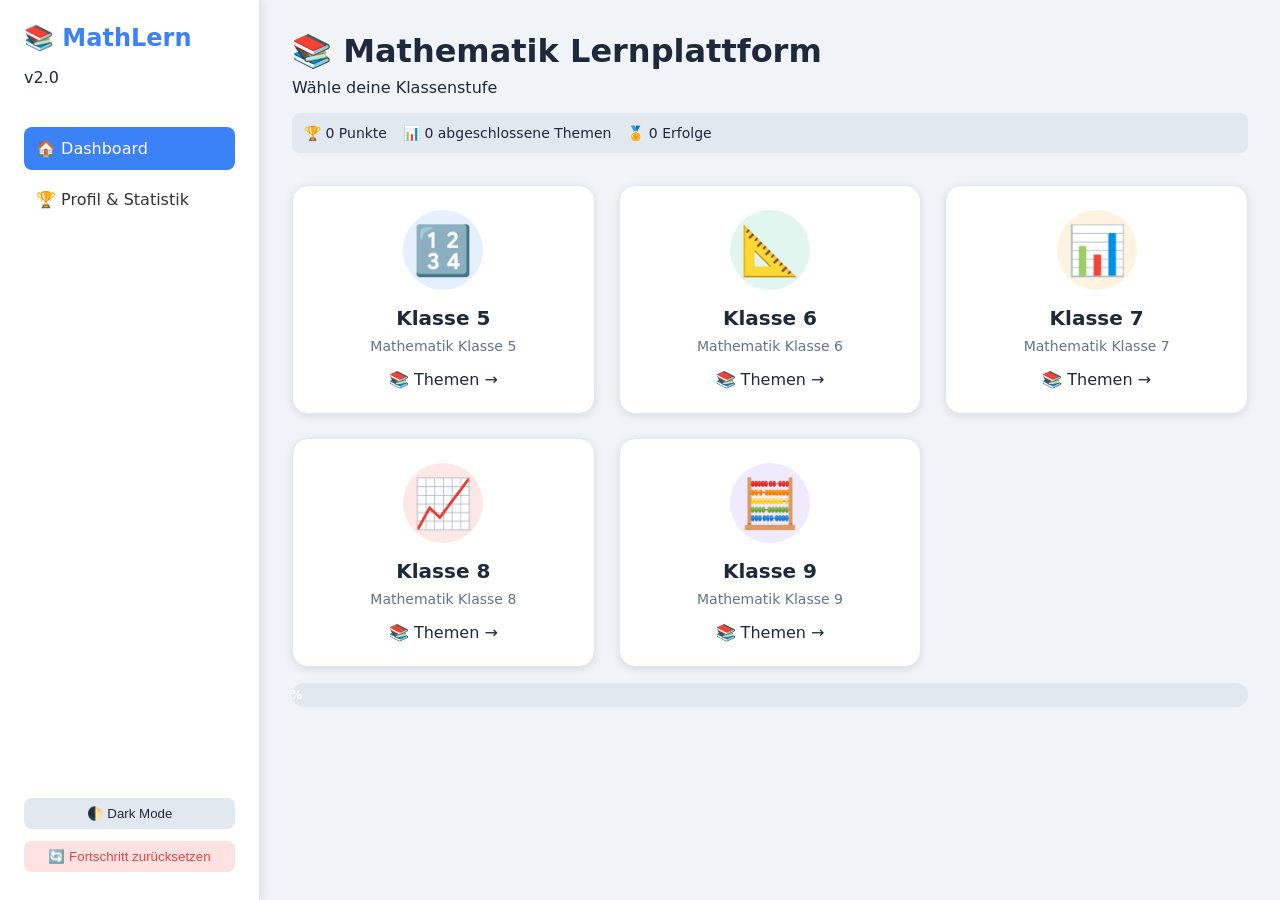
<file: index.html>
<!DOCTYPE html>
<html lang="de">
<head>
  <meta charset="UTF-8">
  <meta name="viewport" content="width=device-width, initial-scale=1.0, viewport-fit=cover">
  <title>MathLern - Modulare Lernplattform</title>
  
  <!-- PWA Meta-Tags -->
  <link rel="manifest" href="manifest.json">
  <meta name="theme-color" content="#3b82f6">
  <meta name="mobile-web-app-capable" content="yes">
  <meta name="apple-mobile-web-app-capable" content="yes">
  
  <!-- CSS -->
  <link rel="stylesheet" href="css/main.css">
  <link rel="stylesheet" href="css/components.css">
  
  <style>
    /* Fallback Styles falls CSS nicht lädt */
    * { margin: 0; padding: 0; box-sizing: border-box; }
    body { font-family: system-ui, -apple-system, sans-serif; background: #f0f4f8; }
    .app-container { display: flex; min-height: 100vh; }
    .sidebar { width: 260px; background: white; padding: 1.5rem; box-shadow: 2px 0 8px rgba(0,0,0,0.1); }
    .sidebar h2 { color: #3b82f6; margin-bottom: 1rem; }
    .nav-link { display: block; padding: 0.75rem; margin: 0.5rem 0; text-decoration: none; color: #333; border-radius: 8px; cursor: pointer; }
    .nav-link:hover, .nav-link.active { background: #3b82f6; color: white; }
    .content { flex: 1; padding: 2rem; }
    .sidebar-footer { margin-top: auto; }
    .sidebar-btn { width: 100%; padding: 0.5rem; margin-top: 0.5rem; background: #e2e8f0; border: none; border-radius: 8px; cursor: pointer; }
    .danger { background: #fee2e2; color: #dc2626; }
    .tile-grid { display: grid; grid-template-columns: repeat(auto-fill, minmax(280px, 1fr)); gap: 1.5rem; margin-top: 1.5rem; }
    .tile { background: white; border-radius: 16px; padding: 1.5rem; cursor: pointer; box-shadow: 0 2px 8px rgba(0,0,0,0.1); transition: transform 0.2s; }
    .tile:hover { transform: translateY(-4px); }
    .dashboard-header { margin-bottom: 2rem; }
    .user-stats { display: flex; gap: 1rem; margin-top: 1rem; padding: 0.75rem; background: #e2e8f0; border-radius: 8px; }
    .progress-container { background: #e2e8f0; border-radius: 1rem; overflow: hidden; height: 1.5rem; margin: 1rem 0; }
    .progress-bar { background: linear-gradient(90deg, #3b82f6, #10b981); height: 100%; display: flex; align-items: center; justify-content: center; color: white; font-size: 0.75rem; }
    .error-message { background: #fee2e2; color: #dc2626; padding: 1rem; border-radius: 8px; margin: 1rem 0; }
    .back-button { padding: 0.5rem 1rem; margin-bottom: 1rem; cursor: pointer; background: #e2e8f0; border: none; border-radius: 8px; }
    
    /* Dark Mode */
    .dark-mode { background: #1a1a2e; }
    .dark-mode .sidebar { background: #16213e; color: white; }
    .dark-mode .sidebar h2 { color: #60a5fa; }
    .dark-mode .nav-link { color: #e2e8f0; }
    .dark-mode .tile { background: #1e293b; color: white; }
    .dark-mode .user-stats { background: #334155; color: white; }
    .dark-mode .progress-container { background: #334155; }
    .dark-mode .back-button { background: #334155; color: white; }
    .dark-mode .sidebar-btn { background: #334155; color: white; }
  </style>
</head>
<body>
  <div class="app-container">
    <!-- Sidebar Navigation -->
    <aside class="sidebar" id="sidebar">
      <div class="sidebar-header">
        <h2>📚 MathLern</h2>
        <p class="version">v2.0</p>
      </div>
      
      <nav class="sidebar-nav">
        <a href="index.html" class="nav-link active">
          🏠 Dashboard
        </a>
        <a href="profile.html" class="nav-link">
          🏆 Profil & Statistik
        </a>
      </nav>
      
      <div class="sidebar-footer">
        <button id="darkModeToggle" class="sidebar-btn">
          🌓 Dark Mode
        </button>
        <button id="resetProgressBtn" class="sidebar-btn danger">
          🔄 Fortschritt zurücksetzen
        </button>
      </div>
    </aside>
    
    <!-- Hauptinhalt -->
    <main class="content" id="mainContent">
      <div class="loading" style="text-align: center; padding: 2rem;">📚 Lade Lernplattform...</div>
    </main>
  </div>

  <script type="module">
    // Importe
    import * as storage from './js/storage.js';
    import * as renderer from './js/renderer.js';
    
    console.log('🚀 App wird initialisiert...');
    
    // Globale App-State
    const AppState = {
      currentView: 'dashboard',
      currentSubject: null,
      subjects: [],
      topics: [],
      progress: null
    };
    
    /**
     * Initialisiert die App
     */
    async function initApp() {
      try {
        // Lade alle Daten
        await loadData();
        
        // Lade Benutzerfortschritt
        AppState.progress = await storage.getProgress();
        
        // Dark Mode aus localStorage laden
        loadDarkMode();
        
        // Rendere Dashboard
        await renderDashboard();
        
        // Event Listener
        setupEventListeners();
        
        console.log('✅ App erfolgreich gestartet');
        console.log('Geladene Klassen:', AppState.subjects);
        console.log('Geladene Themen:', AppState.topics.length);
      } catch (error) {
        console.error('❌ Fehler bei Initialisierung:', error);
        const mainContent = document.getElementById('mainContent');
        if (mainContent) {
          mainContent.innerHTML = `
            <div class="error-message">
              <strong>Fehler beim Laden der App:</strong><br>
              ${error.message}<br><br>
              <button onclick="location.reload()" style="padding: 0.5rem 1rem; cursor: pointer;">Seite neu laden</button>
            </div>
          `;
        }
      }
    }
    
    /**
     * Dark Mode aus localStorage laden
     */
    function loadDarkMode() {
      const savedDarkMode = localStorage.getItem('darkMode') === 'true';
      if (savedDarkMode) {
        document.body.classList.add('dark-mode');
      }
    }
    
    /**
     * Dark Mode speichern
     */
    function saveDarkMode(isDark) {
      localStorage.setItem('darkMode', isDark);
    }
    
    /**
     * Lädt alle JSON-Daten
     */
    async function loadData() {
      try {
        console.log('Lade Daten...');
        
        // Subjects laden
        const subjectsRes = await fetch('./data/subjects.json');
        if (!subjectsRes.ok) throw new Error(`HTTP ${subjectsRes.status}: subjects.json`);
        const subjectsData = await subjectsRes.json();
        AppState.subjects = subjectsData.subjects || subjectsData;
        
        // Topics laden
        const topicsRes = await fetch('./data/topics.json');
        if (!topicsRes.ok) throw new Error(`HTTP ${topicsRes.status}: topics.json`);
        const topicsData = await topicsRes.json();
        AppState.topics = topicsData.topics || topicsData;
        
      } catch (error) {
        console.error('Fehler beim Laden der Daten:', error);
        throw new Error(`Daten konnten nicht geladen werden: ${error.message}`);
      }
    }
    
    /**
     * Rendert das Dashboard
     */
    async function renderDashboard() {
      const mainContent = document.getElementById('mainContent');
      if (!mainContent) return;
      
      const stats = AppState.progress;
      const completedCount = stats?.completedTopics?.length || 0;
      const totalPoints = stats?.totalPoints || 0;
      
      // HTML-Struktur für Dashboard
      mainContent.innerHTML = `
        <div class="dashboard-header">
          <h1>📚 Mathematik Lernplattform</h1>
          <p>Wähle deine Klassenstufe</p>
          <div class="user-stats">
            <span>🏆 ${totalPoints} Punkte</span>
            <span>📊 ${completedCount} abgeschlossene Themen</span>
            <span>🏅 ${stats?.badges?.length || 0} Erfolge</span>
          </div>
        </div>
        <div id="gradeContainer"></div>
        <div id="progressContainer" class="global-progress"></div>
      `;
      
      // Rendere Klassen-Kacheln
      if (AppState.subjects && AppState.subjects.length > 0) {
        console.log('Rendere Klassen:', AppState.subjects);
        renderer.renderGradeTiles(AppState.subjects, 'gradeContainer', async (subjectId) => {
          console.log('Klasse ausgewählt:', subjectId);
          await renderTopics(subjectId);
        });
      } else {
        const gradeContainer = document.getElementById('gradeContainer');
        if (gradeContainer) {
          gradeContainer.innerHTML = '<div class="error-message">Keine Klassenstufen gefunden</div>';
        }
      }
      
      // Zeige globalen Fortschritt
      const totalTopics = AppState.topics.filter(t => t.active !== false).length;
      const globalPercentage = totalTopics > 0 ? (completedCount / totalTopics) * 100 : 0;
      renderer.renderProgressBar(globalPercentage, 'progressContainer');
    }
    
    /**
     * Rendert Themen für eine ausgewählte Klasse
     */
    async function renderTopics(subjectId) {
      const subject = AppState.subjects.find(s => s.id === subjectId);
      const mainContent = document.getElementById('mainContent');
      
      mainContent.innerHTML = `
        <div class="topics-header">
          <button class="back-button" id="backToDashboard">← Zurück</button>
          <h1>${subject?.icon || '📚'} ${subject?.name || 'Themen'}</h1>
          <p>Wähle ein Thema zum Lernen</p>
        </div>
        <div id="topicsContainer"></div>
      `;
      
      // Back-Button Event
      document.getElementById('backToDashboard')?.addEventListener('click', () => {
        renderDashboard();
      });
      
      // Lade Fortschritt für diese Klasse
      const gradeProgress = {};
      for (const topic of AppState.topics) {
        if (topic.subjectId === subjectId) {
          const topicProgress = await storage.getTopicProgress(topic.id);
          gradeProgress[topic.id] = topicProgress;
        }
      }
      
      // Rendere Themen-Kacheln
      console.log('Rendere Themen für Klasse:', subjectId, 'Anzahl:', AppState.topics.filter(t => t.subjectId === subjectId).length);
      renderer.renderTopicTiles(
        AppState.topics, 
        subjectId, 
        'topicsContainer', 
        async (topicId) => {
          console.log('Thema ausgewählt:', topicId);
          window.location.href = `topic.html?id=${topicId}`;
        },
        gradeProgress
      );
    }
    
    /**
     * Richtet Event Listener ein
     */
    function setupEventListeners() {
      // Dark Mode Toggle
      const darkModeToggle = document.getElementById('darkModeToggle');
      if (darkModeToggle) {
        darkModeToggle.addEventListener('click', () => {
          document.body.classList.toggle('dark-mode');
          saveDarkMode(document.body.classList.contains('dark-mode'));
        });
      }
      
      // Fortschritt zurücksetzen
      const resetBtn = document.getElementById('resetProgressBtn');
      if (resetBtn) {
        resetBtn.addEventListener('click', async () => {
          if (confirm('⚠️ Achtung! Dies löscht ALLE deine Fortschritte. Fortfahren?')) {
            localStorage.clear();
            window.location.reload();
          }
        });
      }
    }
    
    // App starten
    initApp();
  </script>
  
  <!-- PWA Script (optional - bei Problemen auskommentieren) -->
  <!-- <script src="js/pwa.js"></script> -->
</body>
</html>
</file>
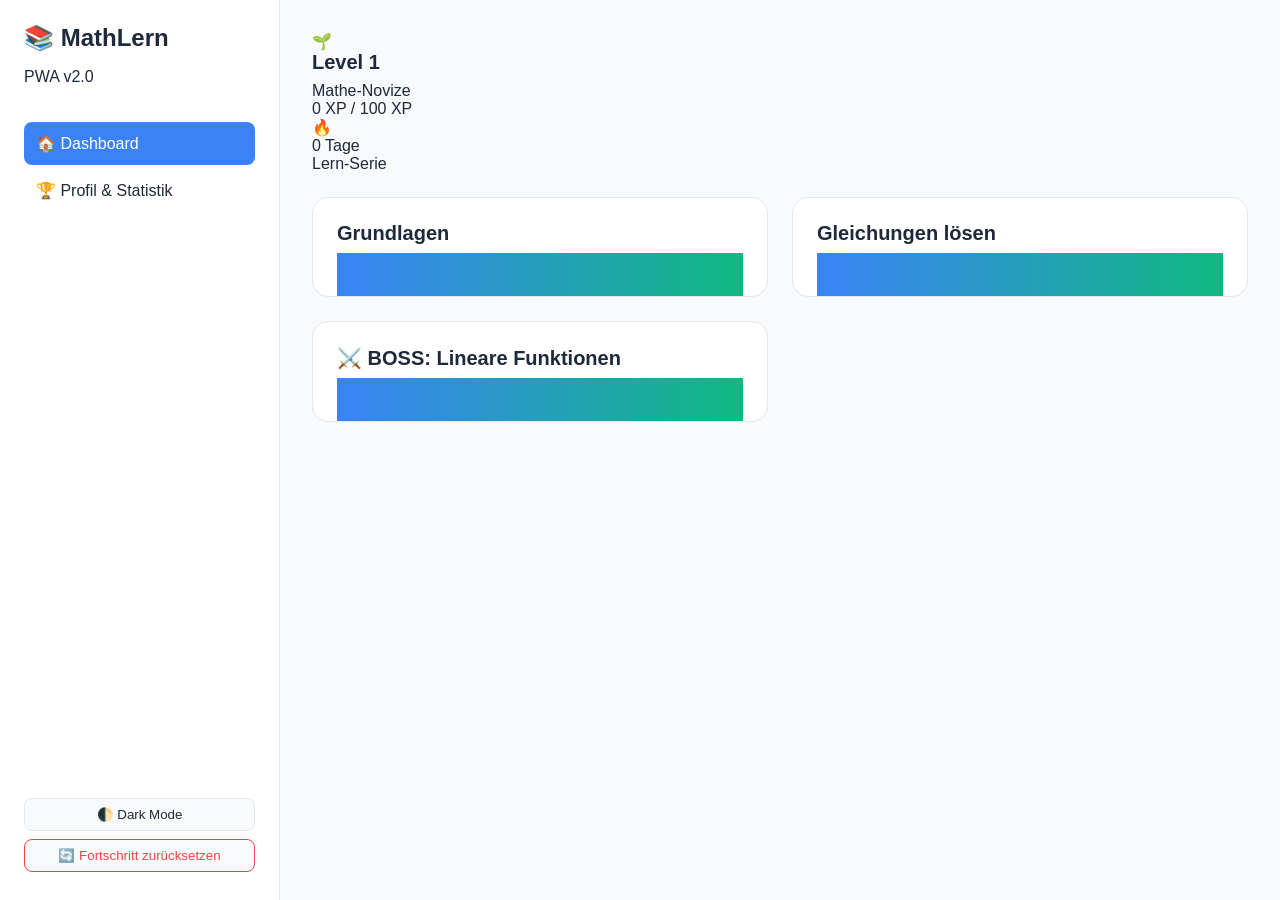
<file: dashboard.html>
<!DOCTYPE html>
<html lang="de">
<head>
  <meta charset="UTF-8">
  <meta name="viewport" content="width=device-width, initial-scale=1.0, viewport-fit=cover">
  <title>Dashboard - MathLern</title>
  
  <!-- PWA Meta-Tags -->
  <link rel="manifest" href="manifest.json">
  <meta name="theme-color" content="#3b82f6">
  <meta name="mobile-web-app-capable" content="yes">
  <meta name="apple-mobile-web-app-capable" content="yes">
  <meta name="apple-mobile-web-app-status-bar-style" content="black-translucent">
  <meta name="apple-mobile-web-app-title" content="MathLern">
  <link rel="apple-touch-icon" href="icons/icon-192x192.png">
  
  <!-- CSS -->
  <link rel="stylesheet" href="css/main.css">
  <link rel="stylesheet" href="css/components.css">
</head>
<body>
  <div class="app-container">
    <aside class="sidebar" id="sidebar">
      <div class="sidebar-header">
        <h2>📚 MathLern</h2>
        <p class="version">PWA v2.0</p>
      </div>
      
      <nav class="sidebar-nav">
        <a href="dashboard.html" class="nav-link active">🏠 Dashboard</a>
        <a href="profile.html" class="nav-link">🏆 Profil & Statistik</a>
      </nav>
      
      <div class="sidebar-footer">
        <button id="darkModeToggle" class="sidebar-btn">🌓 Dark Mode</button>
        <button id="resetProgressBtn" class="sidebar-btn danger">🔄 Fortschritt zurücksetzen</button>
      </div>
    </aside>
    
    <main class="content">
      <div class="dashboard-container">
        <div id="levelCard"></div>
        <div id="streakCard"></div>
        <div id="topicGrid" class="tile-grid"></div>
      </div>
    </main>
  </div>
  
  <!-- PWA Script -->
  <!-- <script src="js/pwa.js"></script> -->
  
  <script type="module">
    import { gamification } from './js/gamification.js';
    import * as gamificationUI from './js/gamificationUI.js';
    import { getProgress } from './js/storage.js';
    
    async function init() {
      // Gamification initialisieren
      await gamification.init();
      gamificationUI.initGamificationUI();
      
      // UI-Komponenten rendern
      gamificationUI.renderLevelCard('levelCard');
      gamificationUI.renderStreakCard('streakCard');
      
      // Themen laden und anzeigen
      const progress = getProgress();
      const topics = [
        { id: "algebra_basics", title: "Grundlagen", locked: false, progress: 60 },
        { id: "gleichungen", title: "Gleichungen lösen", locked: false, progress: 20 },
        { id: "boss_level_1", title: "⚔️ BOSS: Lineare Funktionen", locked: true, boss: true }
      ];
      
      const grid = document.getElementById('topicGrid');
      topics.forEach(topic => {
        const tile = document.createElement('div');
        tile.className = 'tile';
        tile.innerHTML = `
          <h3>${topic.title}</h3>
          <div class="progress-bar"><div style="width:${topic.progress}%"></div></div>
          <p>${topic.locked ? '🔒 Gesperrt' : '🔓 Verfügbar'}</p>
        `;
        if (!topic.locked) {
          tile.onclick = () => location.href = `topic.html?id=${topic.id}`;
        }
        grid.appendChild(tile);
      });
      
      // DarkMode Toggle
      document.getElementById('darkModeToggle')?.addEventListener('click', () => {
        document.body.classList.toggle('dark-mode');
      });
      
      // Fortschritt zurücksetzen
      document.getElementById('resetProgressBtn')?.addEventListener('click', async () => {
        if (confirm('⚠️ Achtung! Dies löscht ALLE Fortschritte. Fortfahren?')) {
          localStorage.clear();
          location.reload();
        }
      });
    }
    
    init();
  </script>
</body>
</html>
</file>
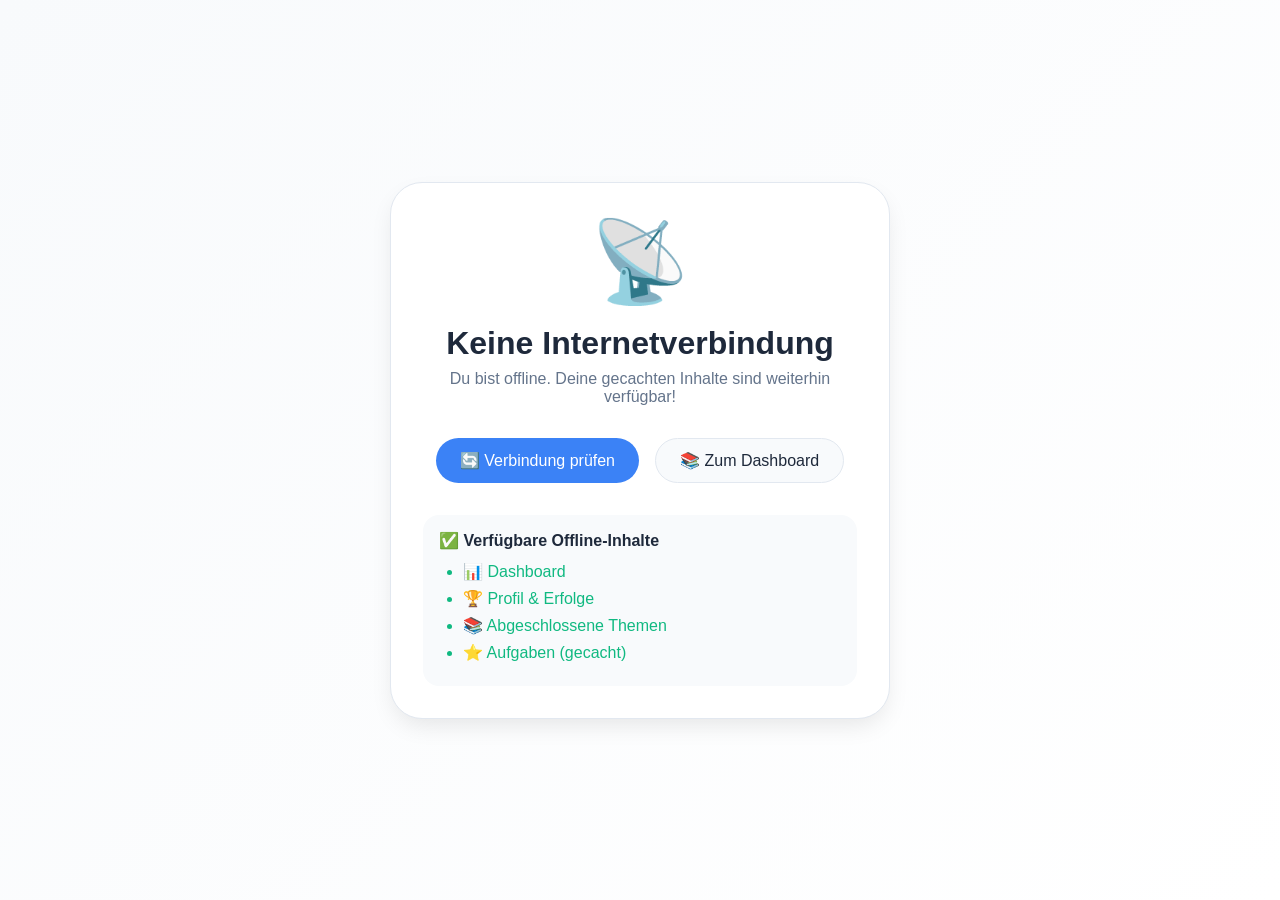
<file: offline.html>
<!DOCTYPE html>
<html lang="de">
<head>
  <meta charset="UTF-8">
  <meta name="viewport" content="width=device-width, initial-scale=1.0, viewport-fit=cover">
  <title>Offline - MathLern</title>
  
  <!-- PWA Meta-Tags -->
  <link rel="manifest" href="manifest.json">
  <meta name="theme-color" content="#3b82f6">
  <meta name="apple-mobile-web-app-capable" content="yes">
  <meta name="apple-mobile-web-app-status-bar-style" content="black-translucent">
  <meta name="apple-mobile-web-app-title" content="MathLern">
  <link rel="apple-touch-icon" href="icons/icon-192x192.png">
  
  <link rel="stylesheet" href="css/main.css">
  <link rel="stylesheet" href="css/offline.css">
</head>
<body class="offline-page">
  <div class="offline-container">
    <div class="offline-icon">📡</div>
    <h1>Keine Internetverbindung</h1>
    <p>Du bist offline. Deine gecachten Inhalte sind weiterhin verfügbar!</p>
    
    <div class="offline-actions">
      <button id="retryBtn" class="btn-primary">
        🔄 Verbindung prüfen
      </button>
      <button id="goDashboardBtn" class="btn-secondary">
        📚 Zum Dashboard
      </button>
    </div>
    
    <div class="cached-info">
      <h3>✅ Verfügbare Offline-Inhalte</h3>
      <ul id="cachedAssetsList">
        <li>📊 Dashboard</li>
        <li>🏆 Profil & Erfolge</li>
        <li>📚 Abgeschlossene Themen</li>
        <li>⭐ Aufgaben (gecacht)</li>
      </ul>
    </div>
    
    <div class="progress-indicator" id="syncProgress" style="display: none;">
      <div class="spinner"></div>
      <p>Synchronisiere gespeicherte Fortschritte...</p>
    </div>
  </div>
  
  <script>
    // Verbindung prüfen
    document.getElementById('retryBtn')?.addEventListener('click', () => {
      if (navigator.onLine) {
        location.reload();
      } else {
        alert('⚠️ Du bist immer noch offline. Bitte verbinde dich mit dem Internet.');
      }
    });
    
    // Zum Dashboard navigieren
    document.getElementById('goDashboardBtn')?.addEventListener('click', () => {
      window.location.href = '/dashboard.html';
    });
    
    // Online-Event: Automatisch neu laden
    window.addEventListener('online', () => {
      const syncDiv = document.getElementById('syncProgress');
      if (syncDiv) {
        syncDiv.style.display = 'block';
        setTimeout(() => {
          location.reload();
        }, 1500);
      }
    });
    
    // PWA-Installationserkennung
    if (window.matchMedia('(display-mode: standalone)').matches) {
      console.log('App läuft im installierten Modus');
    }
  </script>
</body>
</html>
</file>
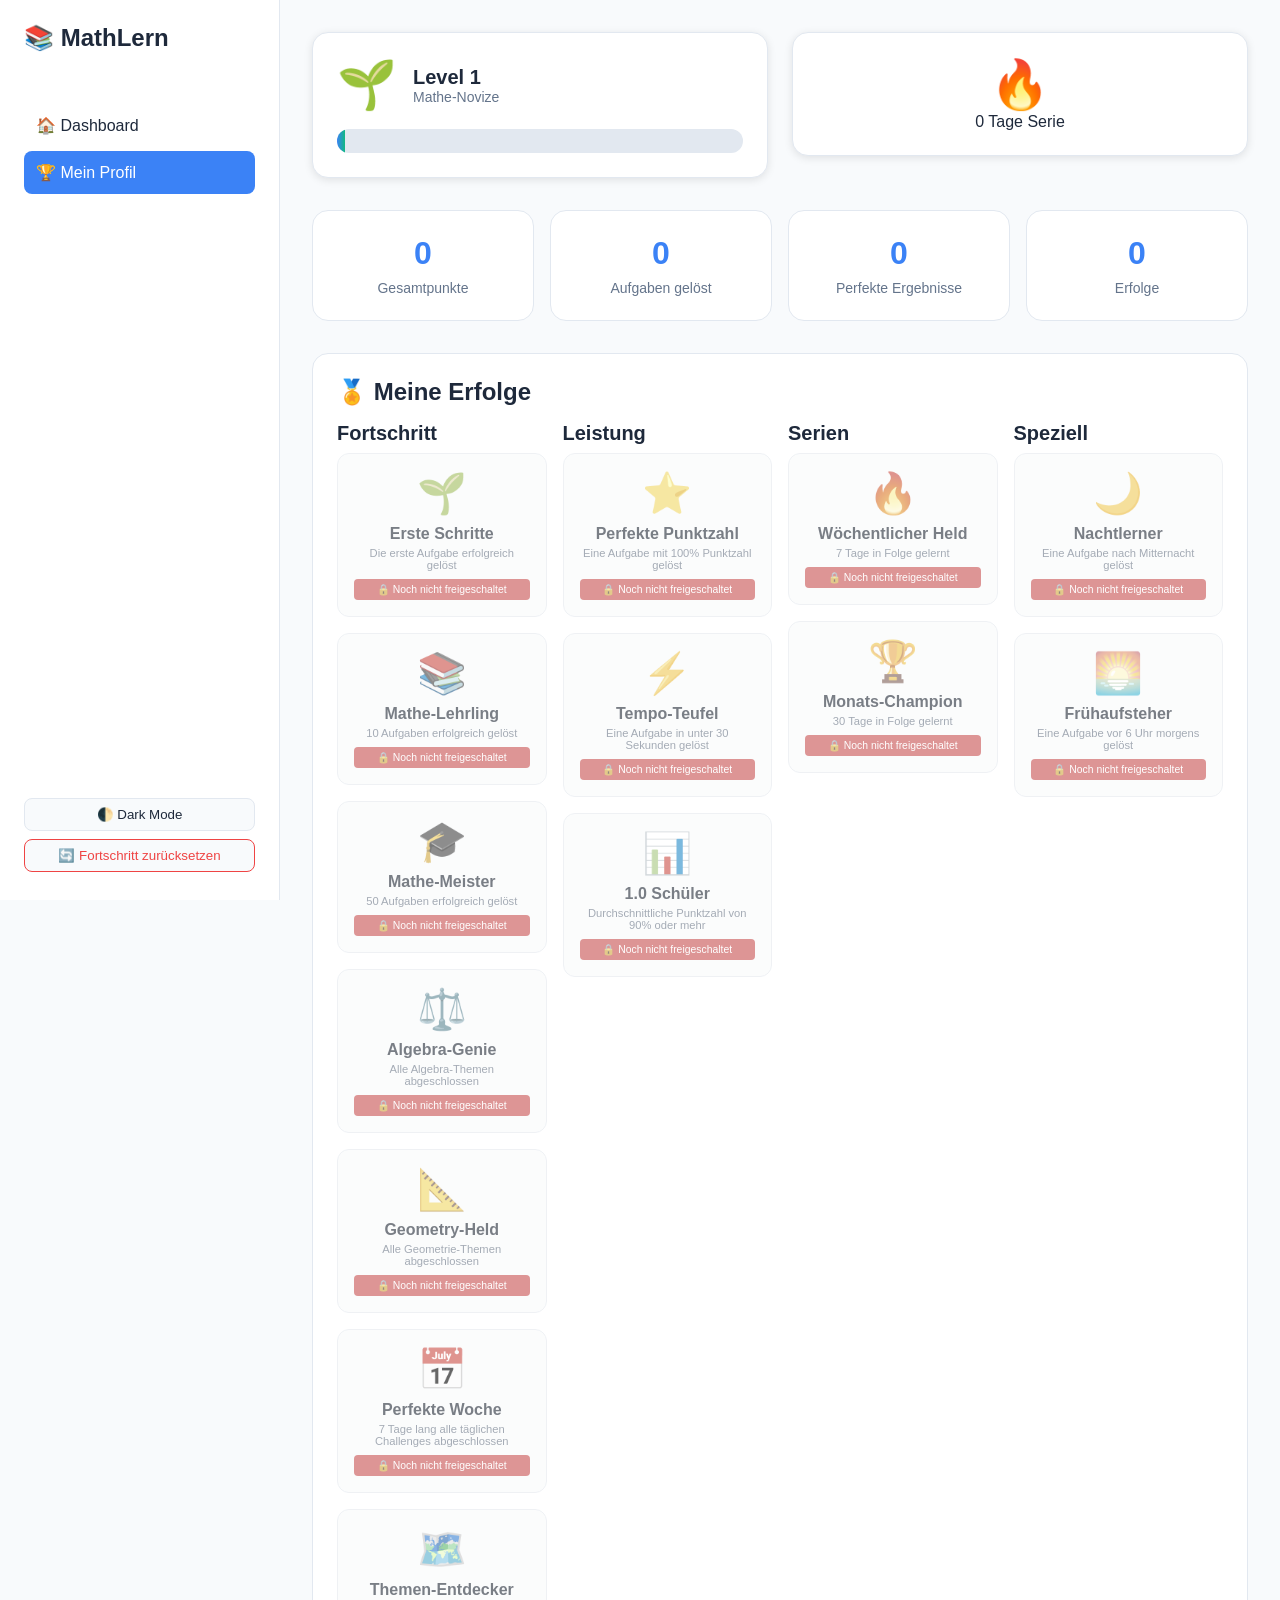
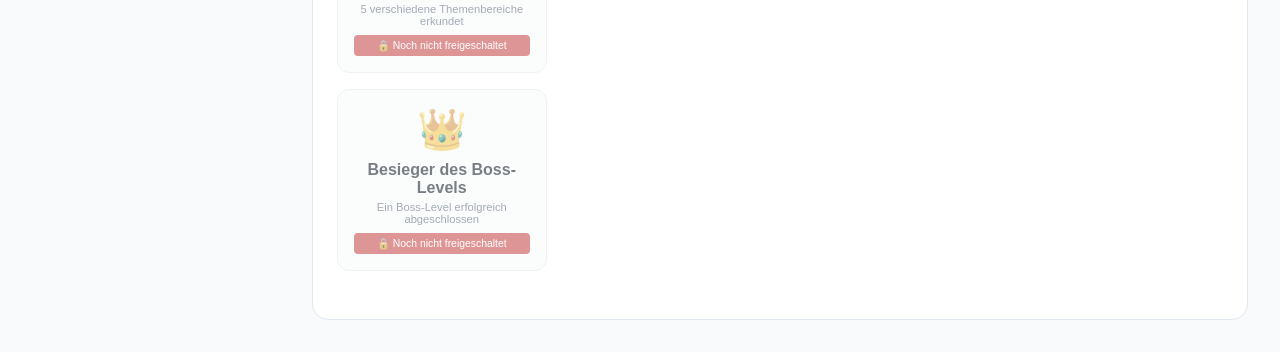
<file: profile.html>
<!DOCTYPE html>
<html lang="de">
<head>
  <meta charset="UTF-8">
  <meta name="viewport" content="width=device-width, initial-scale=1.0, viewport-fit=cover">
  <title>Mein Profil - MathLern</title>
  
  <link rel="manifest" href="manifest.json">
  <meta name="theme-color" content="#3b82f6">
  <meta name="mobile-web-app-capable" content="yes">
  <meta name="apple-mobile-web-app-capable" content="yes">
  <link rel="apple-touch-icon" href="icons/icon-192x192.png">
  <link rel="icon" href="data:image/svg+xml,%3Csvg xmlns='http://www.w3.org/2000/svg' viewBox='0 0 100 100'%3E%3Ctext y='.9em' font-size='90'%3E📚%3C/text%3E%3C/svg%3E">
  
  <link rel="stylesheet" href="css/main.css">
  <link rel="stylesheet" href="css/components.css">
  
  <style>
    /* Profile Styles */
    .profile-container {
      max-width: 1200px;
      margin: 0 auto;
    }
    .profile-header {
      display: grid;
      grid-template-columns: 1fr 1fr;
      gap: 1.5rem;
      margin-bottom: 2rem;
    }
    .level-card, .streak-card {
      background: var(--bg-secondary, white);
      border-radius: 1rem;
      padding: 1.5rem;
      box-shadow: 0 2px 8px rgba(0,0,0,0.1);
      border: 1px solid var(--border, #e2e8f0);
    }
    .level-header {
      display: flex;
      align-items: center;
      gap: 1rem;
      margin-bottom: 1rem;
    }
    .level-icon {
      font-size: 3rem;
    }
    .level-info h3 {
      margin: 0;
      font-size: 1.25rem;
    }
    .level-info p {
      margin: 0;
      color: var(--text-secondary, #64748b);
      font-size: 0.875rem;
    }
    .xp-progress {
      margin-top: 1rem;
    }
    .progress-bar-container {
      background: var(--border, #e2e8f0);
      border-radius: 1rem;
      overflow: hidden;
      height: 1.5rem;
    }
    .progress-fill {
      background: linear-gradient(90deg, #3b82f6, #10b981);
      height: 100%;
      transition: width 0.3s ease;
      display: flex;
      align-items: center;
      justify-content: flex-end;
      padding-right: 0.5rem;
      color: white;
      font-size: 0.75rem;
      font-weight: bold;
    }
    .stats-grid {
      display: grid;
      grid-template-columns: repeat(auto-fit, minmax(200px, 1fr));
      gap: 1rem;
      margin-bottom: 2rem;
    }
    .stat-card {
      background: var(--bg-secondary, white);
      border-radius: 1rem;
      padding: 1.5rem;
      text-align: center;
      border: 1px solid var(--border, #e2e8f0);
    }
    .stat-value {
      font-size: 2rem;
      font-weight: bold;
      color: #3b82f6;
      margin-bottom: 0.5rem;
    }
    .stat-label {
      font-size: 0.875rem;
      color: var(--text-secondary, #64748b);
    }
    .badges-section {
      background: var(--bg-secondary, white);
      border-radius: 1rem;
      padding: 1.5rem;
      border: 1px solid var(--border, #e2e8f0);
      margin-top: 2rem;
    }
    .badge-grid {
      display: grid;
      grid-template-columns: repeat(auto-fill, minmax(200px, 1fr));
      gap: 1rem;
      margin-top: 1rem;
    }
    .badge-card {
      background: var(--bg-primary, #f8fafc);
      border-radius: 0.75rem;
      padding: 1rem;
      text-align: center;
      border: 1px solid var(--border, #e2e8f0);
    }
    .badge-card.earned {
      background: linear-gradient(135deg, var(--bg-primary, #f8fafc) 0%, rgba(59,130,246,0.1) 100%);
      border-color: #3b82f6;
    }
    .badge-card.locked {
      opacity: 0.6;
      filter: grayscale(0.3);
    }
    .badge-icon {
      font-size: 2.5rem;
      margin-bottom: 0.5rem;
    }
    .badge-name {
      font-weight: bold;
      margin-bottom: 0.25rem;
    }
    .badge-description {
      font-size: 0.7rem;
      color: var(--text-secondary, #64748b);
    }
    .badge-earned, .badge-locked {
      font-size: 0.65rem;
      margin-top: 0.5rem;
      padding: 0.25rem;
      border-radius: 0.25rem;
    }
    .badge-earned {
      background: #10b981;
      color: white;
    }
    .badge-locked {
      background: #ef4444;
      color: white;
    }
    @media (max-width: 768px) {
      .profile-header {
        grid-template-columns: 1fr;
      }
      .stats-grid {
        grid-template-columns: repeat(2, 1fr);
      }
    }
  </style>
</head>
<body>
  <div class="app-container">
    <aside class="sidebar" id="sidebar">
      <div class="sidebar-header">
        <h2>📚 MathLern</h2>
      </div>
      <nav class="sidebar-nav">
        <a href="index.html" class="nav-link">🏠 Dashboard</a>
        <a href="profile.html" class="nav-link active">🏆 Mein Profil</a>
      </nav>
      <div class="sidebar-footer">
        <button id="darkModeToggle" class="sidebar-btn">🌓 Dark Mode</button>
        <button id="resetProgressBtn" class="sidebar-btn danger">🔄 Fortschritt zurücksetzen</button>
      </div>
    </aside>
    
    <main class="content profile-content">
      <div class="profile-container">
        <div class="profile-header">
          <div id="levelCard">
            <div class="level-card">
              <div class="level-header">
                <span class="level-icon">🌱</span>
                <div class="level-info">
                  <h3>Level 1</h3>
                  <p>Mathe-Novize</p>
                </div>
              </div>
              <div class="xp-progress">
                <div class="progress-bar-container">
                  <div class="progress-fill" style="width: 0%">0 XP</div>
                </div>
              </div>
            </div>
          </div>
          <div id="streakCard">
            <div class="streak-card" style="text-align: center;">
              <div style="font-size: 3rem;">🔥</div>
              <div><span id="streakValue">0</span> Tage Serie</div>
            </div>
          </div>
        </div>
        
        <div class="stats-grid">
          <div class="stat-card">
            <div class="stat-value" id="totalPoints">0</div>
            <div class="stat-label">Gesamtpunkte</div>
          </div>
          <div class="stat-card">
            <div class="stat-value" id="tasksCompleted">0</div>
            <div class="stat-label">Aufgaben gelöst</div>
          </div>
          <div class="stat-card">
            <div class="stat-value" id="perfectScores">0</div>
            <div class="stat-label">Perfekte Ergebnisse</div>
          </div>
          <div class="stat-card">
            <div class="stat-value" id="badgesCount">0</div>
            <div class="stat-label">Erfolge</div>
          </div>
        </div>
        
        <div class="badges-section">
          <h2>🏅 Meine Erfolge</h2>
          <div id="badgeGrid" class="badge-grid">
            <p>Lade Erfolge...</p>
          </div>
        </div>
      </div>
    </main>
  </div>

  <script type="module">
    import { gamification } from './js/gamification.js';
    
    let currentBadges = [];
    
    async function init() {
      console.log('Initialisiere Profil...');
      
      // Gamification initialisieren
      await gamification.init();
      
      // Stats anzeigen
      updateStats();
      
      // Badges anzeigen
      await renderBadges();
      
      console.log('Profil geladen');
    }
    
    function updateStats() {
      const stats = gamification.getStats();
      const currentLevel = gamification.getLevelDetails(stats.level);
      const nextLevelProgress = stats.nextLevelProgress;
      
      // Level Card aktualisieren
      const levelCard = document.getElementById('levelCard');
      levelCard.innerHTML = `
        <div class="level-card">
          <div class="level-header">
            <span class="level-icon">${currentLevel?.icon || '🌱'}</span>
            <div class="level-info">
              <h3>Level ${stats.level}</h3>
              <p>${currentLevel?.title || 'Mathe-Novize'}</p>
            </div>
          </div>
          <div class="xp-progress">
            <div class="progress-bar-container">
              <div class="progress-fill" style="width: ${nextLevelProgress?.percentage || 0}%">
                ${stats.xp} XP
              </div>
            </div>
          </div>
        </div>
      `;
      
      // Streak Card aktualisieren
      document.getElementById('streakValue').textContent = stats.streak;
      
      // Stats aktualisieren
      document.getElementById('totalPoints').textContent = stats.totalPoints;
      document.getElementById('tasksCompleted').textContent = stats.tasksCompleted;
      document.getElementById('perfectScores').textContent = stats.perfectScores;
      document.getElementById('badgesCount').textContent = stats.badgesCount;
    }
    
    async function renderBadges() {
      const badgesByCategory = gamification.getBadgesByCategory();
      const container = document.getElementById('badgeGrid');
      
      let html = '';
      
      for (const [catKey, catData] of Object.entries(badgesByCategory)) {
        if (catData.badges.length === 0) continue;
        
        html += `<div style="margin-bottom: 1.5rem; width: 100%;">
          <h3 style="margin-bottom: 0.5rem;">${catData.name}</h3>
          <div style="display: grid; grid-template-columns: repeat(auto-fill, minmax(180px, 1fr)); gap: 1rem;">
        `;
        
        for (const badge of catData.badges) {
          html += `
            <div class="badge-card ${badge.owned ? 'earned' : 'locked'}">
              <div class="badge-icon">${badge.icon}</div>
              <div class="badge-name">${badge.name}</div>
              <div class="badge-description">${badge.description}</div>
              ${badge.owned ? 
                `<div class="badge-earned">🏆 Erhalten</div>` : 
                `<div class="badge-locked">🔒 Noch nicht freigeschaltet</div>`
              }
            </div>
          `;
        }
        
        html += `</div></div>`;
      }
      
      if (html === '') {
        html = '<p>Noch keine Erfolge freigeschaltet. Löse Aufgaben um Badges zu sammeln!</p>';
      }
      
      container.innerHTML = html;
    }
    
    // Dark Mode Toggle
    document.getElementById('darkModeToggle')?.addEventListener('click', () => {
      document.body.classList.toggle('dark-mode');
      localStorage.setItem('darkMode', document.body.classList.contains('dark-mode'));
    });
    
    // Dark Mode aus localStorage laden
    if (localStorage.getItem('darkMode') === 'true') {
      document.body.classList.add('dark-mode');
    }
    
    // Fortschritt zurücksetzen
    document.getElementById('resetProgressBtn')?.addEventListener('click', async () => {
      if (confirm('⚠️ Achtung! Dies löscht ALLE deine Fortschritte, Punkte und Badges. Fortfahren?')) {
        localStorage.clear();
        window.location.reload();
      }
    });
    
    // App starten
    init();
  </script>
  
  <!-- PWA Script (deaktiviert für jetzt) -->
  <!-- <script src="js/pwa.js"></script> -->
</body>
</html>
</file>
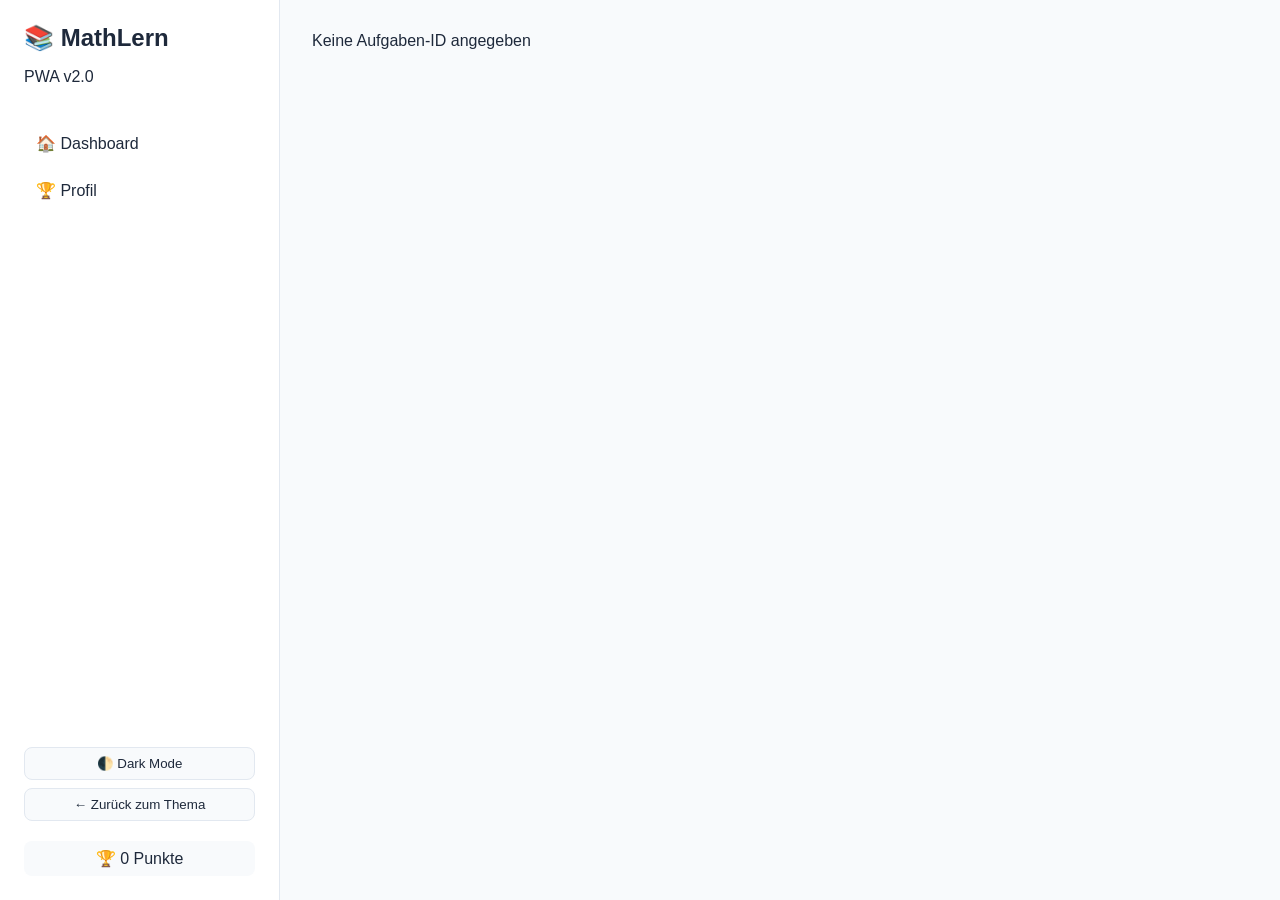
<file: task.html>
<!DOCTYPE html>
<html lang="de">
<head>
  <meta charset="UTF-8">
  <meta name="viewport" content="width=device-width, initial-scale=1.0, user-scalable=yes, viewport-fit=cover">
  <title>Aufgabe - MathLern</title>
  
  <!-- PWA Meta-Tags -->
  <link rel="manifest" href="manifest.json">
  <meta name="theme-color" content="#3b82f6">
  <meta name="mobile-web-app-capable" content="yes">
  <meta name="apple-mobile-web-app-capable" content="yes">
  <meta name="apple-mobile-web-app-status-bar-style" content="black-translucent">
  <meta name="apple-mobile-web-app-title" content="MathLern">
  <link rel="apple-touch-icon" href="icons/icon-192x192.png">
  
  <!-- CSS -->
  <link rel="stylesheet" href="css/main.css">
  <link rel="stylesheet" href="css/components.css">
  <link rel="stylesheet" href="css/task.css">
</head>
<body>
  <div class="app-container">
    <aside class="sidebar" id="sidebar">
      <div class="sidebar-header">
        <h2>📚 MathLern</h2>
        <p class="version">PWA v2.0</p>
      </div>
      
      <nav class="sidebar-nav">
        <a href="dashboard.html" class="nav-link">🏠 Dashboard</a>
        <a href="profile.html" class="nav-link">🏆 Profil</a>
      </nav>
      
      <div class="sidebar-footer">
        <button id="darkModeToggle" class="sidebar-btn">🌓 Dark Mode</button>
        <button id="backToTopic" class="sidebar-btn">← Zurück zum Thema</button>
        <div id="taskProgress" class="task-progress">
          <span>🏆 <span id="pointsEarned">0</span> Punkte</span>
        </div>
      </div>
    </aside>
    
    <main class="content task-content" id="mainContent">
      <div id="taskContainer" class="task-container-wrapper">
        <div class="loading">Lade Aufgabe...</div>
      </div>
    </main>
  </div>
  
  <!-- PWA Script -->
  <script src="js/pwa.js"></script>
  
  <script type="module">
    import { TaskEngine } from './js/taskEngine.js';
    import './js/taskTypes.js';
    import { gamification } from './js/gamification.js';
    import * as gamificationUI from './js/gamificationUI.js';
    
    const engine = new TaskEngine();
    
    // Callbacks
    engine.onTaskComplete = async (taskId, score) => {
      const pointsSpan = document.getElementById('pointsEarned');
      if (pointsSpan) {
        const current = parseInt(pointsSpan.textContent) || 0;
        pointsSpan.textContent = current + score;
      }
      
      // Gamification aktualisieren
      const reward = await gamification.completeTask(taskId, score);
      
      // Erfolgsmeldung mit Gamification-Infos
      let message = `✅ Aufgabe abgeschlossen! +${reward.xpGained} XP, +${reward.pointsGained} Punkte`;
      if (reward.newBadges && reward.newBadges.length > 0) {
        message += `\n🏅 Neue Erfolge: ${reward.newBadges.map(b => b.name).join(', ')}`;
      }
      if (reward.newLevel > reward.oldLevel) {
        message += `\n🎉 LEVEL UP! Du bist jetzt Level ${reward.newLevel}!`;
      }
      
      alert(message);
      
      // Optional: 3 Sekunden später zurück
      setTimeout(() => {
        const topicId = new URLSearchParams(window.location.search).get('topicId');
        if (topicId) {
          window.location.href = `topic.html?id=${topicId}`;
        }
      }, 2000);
    };
    
    // Aufgabe aus URL laden
    async function init() {
      // Gamification initialisieren
      await gamification.init();
      gamificationUI.initGamificationUI();
      
      const urlParams = new URLSearchParams(window.location.search);
      const taskId = urlParams.get('id');
      const topicId = urlParams.get('topicId');
      
      if (!taskId) {
        document.getElementById('taskContainer').innerHTML = '<div class="error">Keine Aufgaben-ID angegeben</div>';
        return;
      }
      
      try {
        await engine.loadTask(taskId);
        await engine.renderTask('taskContainer');
        
        // Back-Button
        if (topicId) {
          document.getElementById('backToTopic')?.addEventListener('click', (e) => {
            e.preventDefault();
            window.location.href = `topic.html?id=${topicId}`;
          });
        } else {
          document.getElementById('backToTopic')?.addEventListener('click', (e) => {
            e.preventDefault();
            window.location.href = 'dashboard.html';
          });
        }
      } catch (error) {
        document.getElementById('taskContainer').innerHTML = `<div class="error">Fehler: ${error.message}</div>`;
      }
    }
    
    // DarkMode
    document.getElementById('darkModeToggle')?.addEventListener('click', () => {
      document.body.classList.toggle('dark-mode');
    });
    
    init();
  </script>
</body>
</html>
</file>
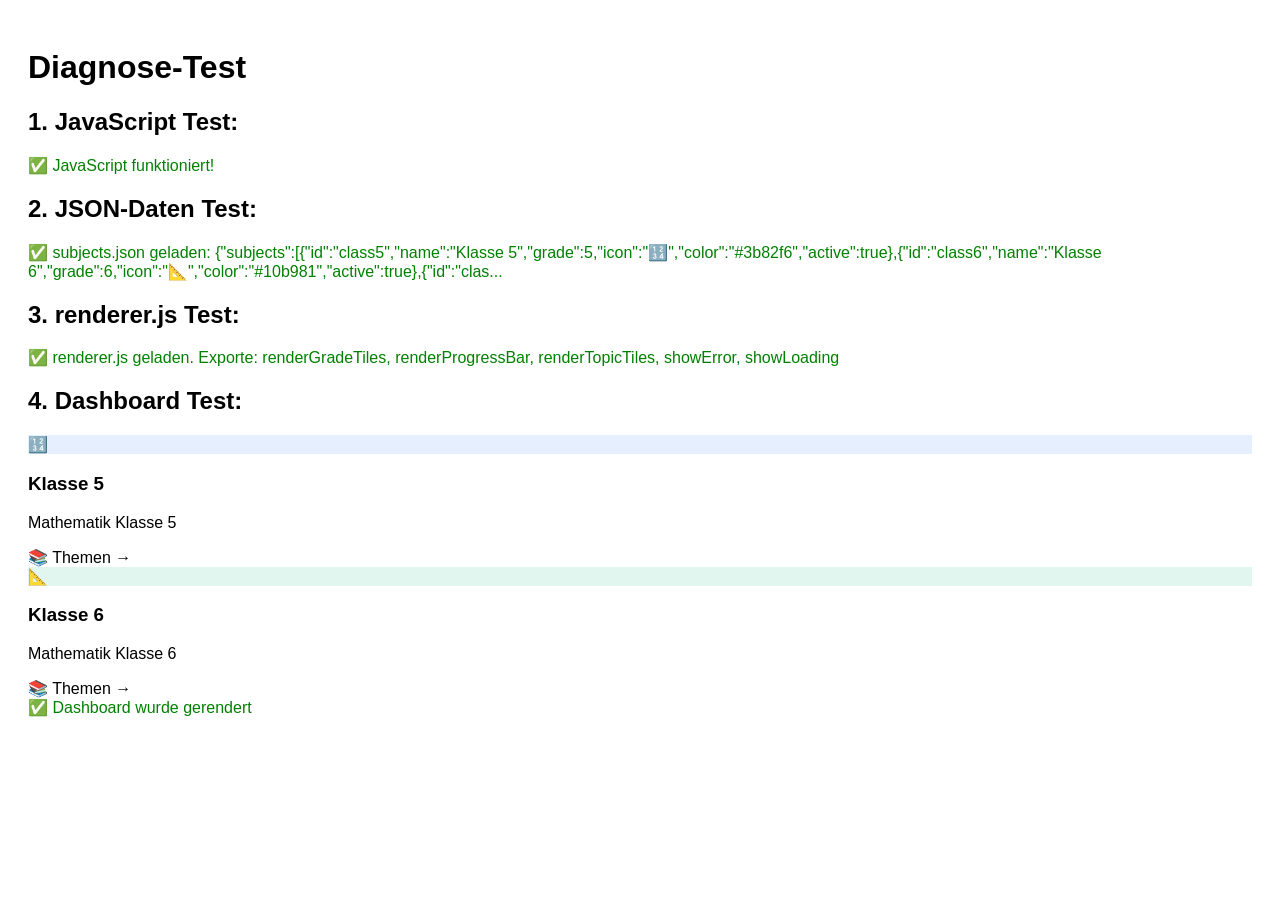
<file: test.html>
<!DOCTYPE html>
<html>
<head>
    <meta charset="UTF-8">
    <title>Test</title>
    <style>
        body { font-family: Arial; padding: 20px; }
        .success { color: green; }
        .error { color: red; }
        pre { background: #f0f0f0; padding: 10px; overflow: auto; }
    </style>
</head>
<body>
    <h1>Diagnose-Test</h1>
    
    <h2>1. JavaScript Test:</h2>
    <div id="jsTest">Wird getestet...</div>
    
    <h2>2. JSON-Daten Test:</h2>
    <div id="jsonTest">Wird geladen...</div>
    
    <h2>3. renderer.js Test:</h2>
    <div id="rendererTest">Wird getestet...</div>
    
    <h2>4. Dashboard Test:</h2>
    <div id="dashboardTest"></div>

    <script>
        // Test 1: JavaScript funktioniert
        document.getElementById('jsTest').innerHTML = '<span class="success">✅ JavaScript funktioniert!</span>';
        
        // Test 2: JSON-Daten laden
        async function testJSON() {
            try {
                const subjectsRes = await fetch('./data/subjects.json');
                if (!subjectsRes.ok) throw new Error('HTTP ' + subjectsRes.status);
                const subjects = await subjectsRes.json();
                document.getElementById('jsonTest').innerHTML = '<span class="success">✅ subjects.json geladen: ' + JSON.stringify(subjects).substring(0, 200) + '...</span>';
            } catch (error) {
                document.getElementById('jsonTest').innerHTML = '<span class="error">❌ Fehler: ' + error.message + '</span>';
            }
        }
        testJSON();
        
        // Test 3: renderer.js laden
        async function testRenderer() {
            try {
                const module = await import('./js/renderer.js');
                document.getElementById('rendererTest').innerHTML = '<span class="success">✅ renderer.js geladen. Exporte: ' + Object.keys(module).join(', ') + '</span>';
                
                // Test 4: Dashboard rendern
                if (module.renderGradeTiles) {
                    const subjects = [
                        { id: "class5", name: "Klasse 5", grade: 5, icon: "🔢", color: "#3b82f6", active: true },
                        { id: "class6", name: "Klasse 6", grade: 6, icon: "📐", color: "#10b981", active: true }
                    ];
                    
                    const container = document.getElementById('dashboardTest');
                    container.innerHTML = '<div id="gradeContainer"></div>';
                    
                    module.renderGradeTiles(subjects, 'gradeContainer', (id) => {
                        console.log('Geklickt:', id);
                        alert('Klasse ' + id + ' ausgewählt!');
                    });
                    
                    document.getElementById('dashboardTest').innerHTML += '<div class="success">✅ Dashboard wurde gerendert</div>';
                }
            } catch (error) {
                document.getElementById('rendererTest').innerHTML = '<span class="error">❌ Fehler: ' + error.message + '</span>';
            }
        }
        testRenderer();
    </script>
</body>
</html>
</file>
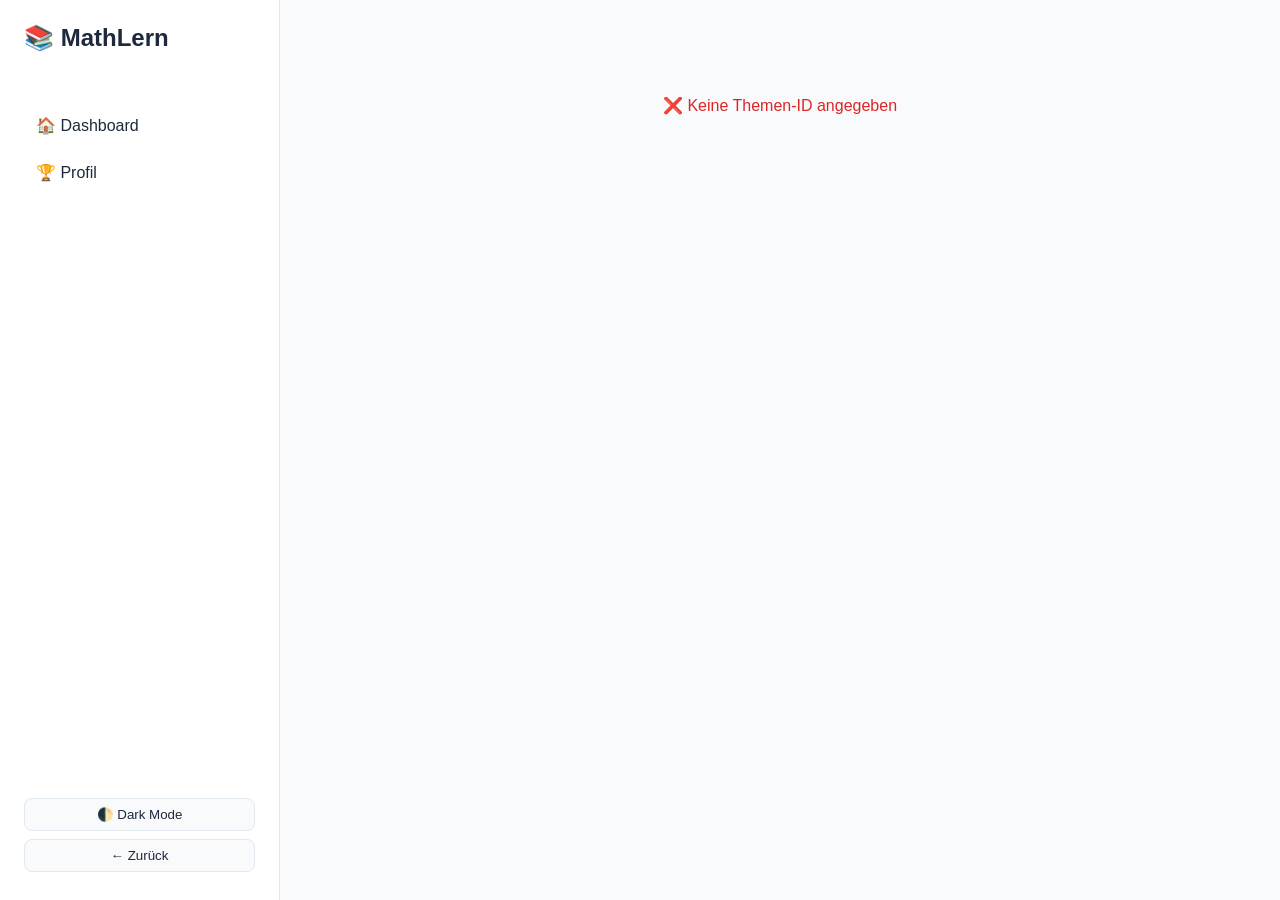
<file: topic.html>
<!DOCTYPE html>
<html lang="de">
<head>
  <meta charset="UTF-8">
  <meta name="viewport" content="width=device-width, initial-scale=1.0, user-scalable=yes">
  <title>Thema - MathLern</title>
  
  <link rel="manifest" href="manifest.json">
  <meta name="theme-color" content="#3b82f6">
  <link rel="apple-touch-icon" href="icons/icon-192x192.png">
  
  <link rel="stylesheet" href="css/main.css">
  <link rel="stylesheet" href="css/components.css">
  
  <style>
    .topic-container {
      max-width: 800px;
      margin: 0 auto;
    }
    .topic-header {
      text-align: center;
      margin-bottom: 2rem;
      padding-bottom: 1rem;
      border-bottom: 2px solid var(--border, #e2e8f0);
    }
    .topic-icon {
      font-size: 3rem;
    }
    .topic-header h1 {
      font-size: 2rem;
      margin: 0.5rem 0;
    }
    .topic-meta {
      display: flex;
      justify-content: center;
      gap: 1.5rem;
      margin: 1rem 0;
      color: var(--text-secondary, #64748b);
    }
    .topic-description {
      font-size: 1.1rem;
      color: var(--text-secondary, #64748b);
    }
    .topic-content-container {
      margin: 2rem 0;
    }
    .content-text {
      margin: 1.5rem 0;
      line-height: 1.6;
    }
    .content-image {
      margin: 1.5rem 0;
      text-align: center;
    }
    .content-image img {
      max-width: 100%;
      border-radius: 0.5rem;
    }
    .content-video {
      margin: 1.5rem 0;
    }
    .video-container {
      position: relative;
      padding-bottom: 56.25%;
      height: 0;
    }
    .video-container iframe,
    .video-container video {
      position: absolute;
      top: 0;
      left: 0;
      width: 100%;
      height: 100%;
      border-radius: 0.5rem;
    }
    .content-hint {
      margin: 1.5rem 0;
      padding: 1rem;
      background: #fef3c7;
      border-left: 4px solid #f59e0b;
      border-radius: 0.5rem;
    }
    .dark-mode .content-hint {
      background: #451a03;
    }
    .content-spoiler {
      margin: 1.5rem 0;
    }
    details {
      background: var(--bg-secondary, white);
      border: 1px solid var(--border, #e2e8f0);
      border-radius: 0.5rem;
      padding: 0.5rem;
    }
    summary {
      cursor: pointer;
      font-weight: bold;
      padding: 0.5rem;
    }
    .spoiler-content {
      padding: 1rem;
      border-top: 1px solid var(--border, #e2e8f0);
      margin-top: 0.5rem;
    }
    .content-quote {
      margin: 1.5rem 0;
    }
    blockquote {
      margin: 0;
      padding: 1rem 2rem;
      background: var(--bg-secondary, #f1f5f9);
      border-left: 4px solid #3b82f6;
      font-style: italic;
      border-radius: 0.5rem;
    }
    .content-separator {
      margin: 2rem 0;
      border: none;
      height: 1px;
      background: linear-gradient(90deg, transparent, var(--border, #e2e8f0), transparent);
    }
    .math-display {
      margin: 1.5rem 0;
      padding: 1rem;
      background: var(--bg-secondary, #f1f5f9);
      border-radius: 0.5rem;
      text-align: center;
      font-family: monospace;
      font-size: 1.2rem;
      overflow-x: auto;
    }
    .btn-complete {
      width: 100%;
      padding: 1rem;
      background: #10b981;
      color: white;
      border: none;
      border-radius: 0.5rem;
      font-size: 1rem;
      cursor: pointer;
      margin-top: 2rem;
    }
    .btn-complete:disabled {
      opacity: 0.6;
      cursor: not-allowed;
    }
    .loading {
      text-align: center;
      padding: 2rem;
    }
    .spinner {
      width: 40px;
      height: 40px;
      border: 3px solid #e2e8f0;
      border-top-color: #3b82f6;
      border-radius: 50%;
      animation: spin 1s linear infinite;
      margin: 0 auto 1rem;
    }
    @keyframes spin {
      to { transform: rotate(360deg); }
    }
    .error {
      color: #dc2626;
      text-align: center;
      padding: 2rem;
    }
    .back-button {
      padding: 0.5rem 1rem;
      margin-bottom: 1rem;
      cursor: pointer;
      background: #e2e8f0;
      border: none;
      border-radius: 0.5rem;
    }
  </style>
</head>
<body>
  <div class="app-container">
    <aside class="sidebar" id="sidebar">
      <div class="sidebar-header">
        <h2>📚 MathLern</h2>
      </div>
      <nav class="sidebar-nav">
        <a href="index.html" class="nav-link">🏠 Dashboard</a>
        <a href="profile.html" class="nav-link">🏆 Profil</a>
      </nav>
      <div class="sidebar-footer">
        <button id="darkModeToggle" class="sidebar-btn">🌓 Dark Mode</button>
        <button id="backToDashboard" class="sidebar-btn">← Zurück</button>
      </div>
    </aside>
    
    <main class="content" id="mainContent">
      <div class="topic-container">
        <div id="topicLoading" class="loading">
          <div class="spinner"></div>
          <p>Lade Thema...</p>
        </div>
        <div id="topicView" style="display: none;"></div>
      </div>
    </main>
  </div>

  <script type="module">
    import * as storage from './js/storage.js';
    import { gamification } from './js/gamification.js';
    
    // Content-Renderer (einfache Version ohne externe Abhängigkeiten)
    function renderContentBlock(block) {
      const type = block.type;
      
      switch(type) {
        case 'text':
          return `<div class="content-text">${block.content || ''}</div>`;
        
        case 'image':
          return `
            <div class="content-image">
              <img src="${block.url || ''}" alt="${block.alt || ''}" loading="lazy">
              ${block.caption ? `<p class="caption">${block.caption}</p>` : ''}
            </div>
          `;
        
        case 'video':
          const isYouTube = block.url?.includes('youtube.com') || block.url?.includes('youtu.be');
          if (isYouTube) {
            let videoId = block.url.split('v=')[1];
            if (!videoId) videoId = block.url.split('/').pop();
            const embedUrl = `https://www.youtube.com/embed/${videoId}`;
            return `
              <div class="content-video">
                <div class="video-container">
                  <iframe src="${embedUrl}" frameborder="0" allowfullscreen></iframe>
                </div>
                ${block.caption ? `<p class="caption">${block.caption}</p>` : ''}
              </div>
            `;
          }
          return `<div class="content-video">Video: ${block.url}</div>`;
        
        case 'math':
          // Einfache Math-Darstellung ohne KaTeX
          return `<div class="math-display">${block.content || ''}</div>`;
        
        case 'hint':
          return `
            <div class="content-hint">
              <strong>${block.title || '💡 Tipp'}</strong>
              <p>${block.content || ''}</p>
            </div>
          `;
        
        case 'spoiler':
          return `
            <div class="content-spoiler">
              <details>
                <summary>${block.title || '🔒 Lösung anzeigen'}</summary>
                <div class="spoiler-content">${block.content || ''}</div>
              </details>
            </div>
          `;
        
        case 'quote':
          return `
            <div class="content-quote">
              <blockquote>
                <p>${block.content || ''}</p>
                ${block.author ? `<footer>— ${block.author}</footer>` : ''}
              </blockquote>
            </div>
          `;
        
        case 'separator':
          return '<hr class="content-separator">';
        
        default:
          return `<div class="content-text">⚠️ Unbekannter Inhaltstyp: ${type}</div>`;
      }
    }
    
    function renderContentArray(contentArray) {
      if (!contentArray || !Array.isArray(contentArray)) {
        return '<p>Kein Inhalt vorhanden.</p>';
      }
      return contentArray.map(block => renderContentBlock(block)).join('');
    }
    
    async function loadTopic() {
      const urlParams = new URLSearchParams(window.location.search);
      const topicId = urlParams.get('id');
      
      if (!topicId) {
        showError('Keine Themen-ID angegeben');
        return;
      }
      
      try {
        await gamification.init();
        
        const response = await fetch('./data/topics.json');
        const data = await response.json();
        const topics = data.topics || data;
        const topic = topics.find(t => t.id === topicId);
        
        if (!topic) {
          showError('Thema nicht gefunden');
          return;
        }
        
        renderTopic(topic);
        
      } catch (error) {
        console.error('Fehler:', error);
        showError('Fehler beim Laden des Themas: ' + error.message);
      }
    }
    
    function renderTopic(topic) {
      const container = document.getElementById('topicView');
      const loading = document.getElementById('topicLoading');
      
      const headerHTML = `
        <div class="topic-header">
          <span class="topic-icon">${topic.icon || '📚'}</span>
          <h1>${topic.title}</h1>
          <div class="topic-meta">
            <span>Schwierigkeit: ${'⭐'.repeat(topic.difficulty || 1)}</span>
            <span>⏱️ ${topic.duration || 30} Minuten</span>
          </div>
          <p class="topic-description">${topic.description || ''}</p>
        </div>
        <div class="topic-content-container" id="topicContent"></div>
        <button id="markComplete" class="btn-complete">✅ Thema abschließen</button>
      `;
      
      container.innerHTML = headerHTML;
      
      const contentContainer = document.getElementById('topicContent');
      if (topic.content && Array.isArray(topic.content)) {
        contentContainer.innerHTML = renderContentArray(topic.content);
      } else {
        contentContainer.innerHTML = '<p>Kein Inhalt für dieses Thema vorhanden.</p>';
      }
      
      document.getElementById('markComplete')?.addEventListener('click', async () => {
        await gamification.completeTask(topic.id, 100);
        await storage.completeTopic(topic.id, 100);
        alert('🎉 Thema abgeschlossen! +10 XP');
        document.getElementById('markComplete').disabled = true;
        document.getElementById('markComplete').textContent = '✅ Abgeschlossen';
        
        setTimeout(() => {
          window.location.href = 'index.html';
        }, 1500);
      });
      
      loading.style.display = 'none';
      container.style.display = 'block';
      document.title = `${topic.title} - MathLern`;
    }
    
    function showError(message) {
      const loading = document.getElementById('topicLoading');
      loading.innerHTML = `<div class="error">❌ ${message}</div>`;
    }
    
    // Dark Mode Toggle
    document.getElementById('darkModeToggle')?.addEventListener('click', () => {
      document.body.classList.toggle('dark-mode');
    });
    
    document.getElementById('backToDashboard')?.addEventListener('click', () => {
      window.location.href = 'index.html';
    });
    
    loadTopic();
  </script>
</body>
</html>
</file>
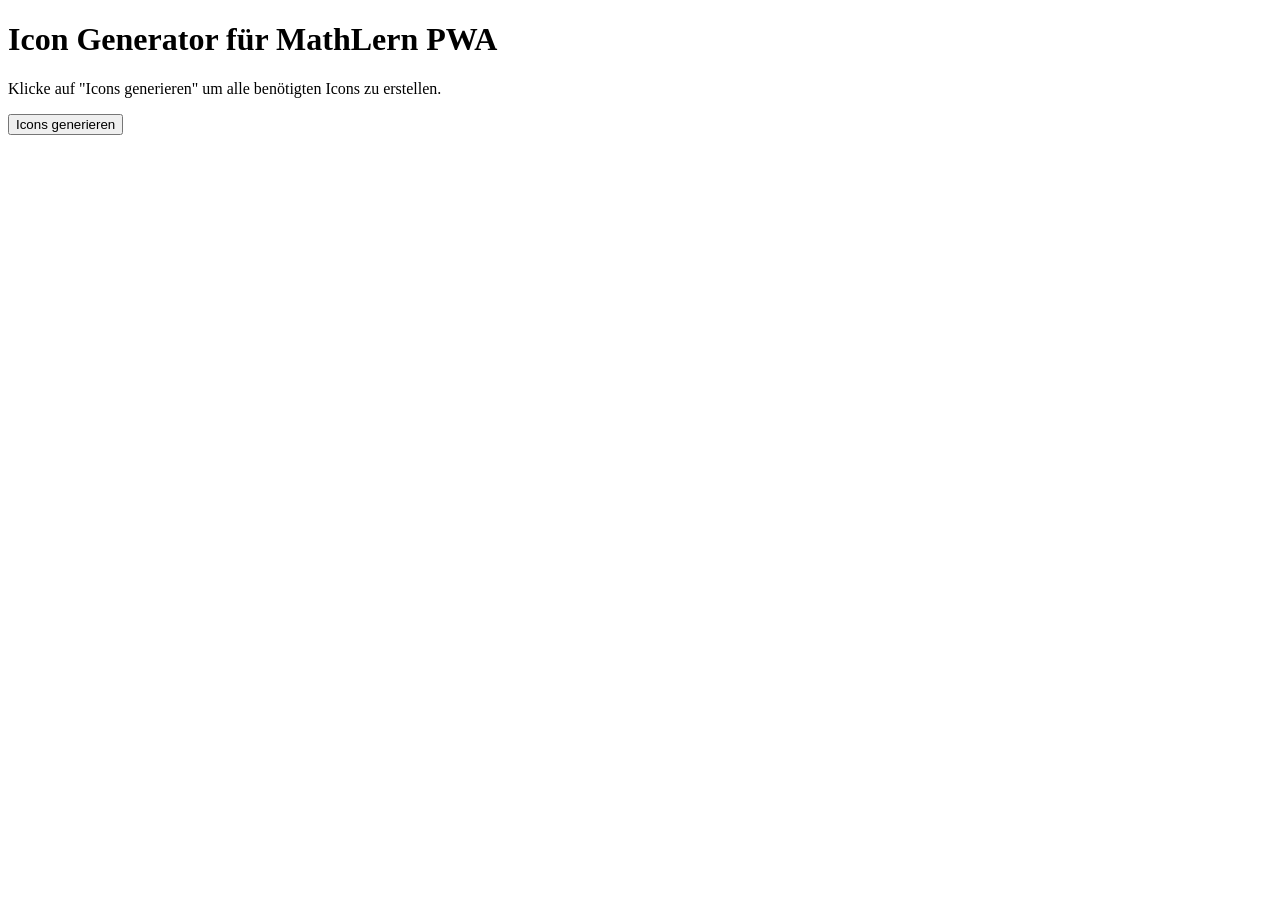
<file: icons/generate-icons.html>
<!DOCTYPE html>
<html>
<head>
    <title>Icon Generator</title>
</head>
<body>
    <h1>Icon Generator für MathLern PWA</h1>
    <p>Klicke auf "Icons generieren" um alle benötigten Icons zu erstellen.</p>
    <button id="generateBtn">Icons generieren</button>
    <div id="status"></div>

    <script>
        const sizes = [72, 96, 128, 144, 152, 192, 384, 512];
        
        async function generateIcons() {
            const status = document.getElementById('status');
            status.innerHTML = 'Generiere Icons...';
            
            for (const size of sizes) {
                const canvas = document.createElement('canvas');
                canvas.width = size;
                canvas.height = size;
                const ctx = canvas.getContext('2d');
                
                // Hintergrund
                ctx.fillStyle = '#3b82f6';
                ctx.fillRect(0, 0, size, size);
                
                // Text/Emoji
                ctx.fillStyle = 'white';
                ctx.font = `bold ${size * 0.5}px "Segoe UI Emoji", "Apple Color Emoji", sans-serif`;
                ctx.textAlign = 'center';
                ctx.textBaseline = 'middle';
                ctx.fillText('📚', size/2, size/2);
                
                // Download
                const link = document.createElement('a');
                link.download = `icon-${size}x${size}.png`;
                link.href = canvas.toDataURL();
                link.click();
                
                status.innerHTML = `Generiert: ${size}x${size}...`;
                await new Promise(r => setTimeout(r, 100));
            }
            
            status.innerHTML = '✅ Alle Icons wurden generiert! Bitte verschiebe sie in den "icons" Ordner.';
        }
        
        document.getElementById('generateBtn').addEventListener('click', generateIcons);
    </script>
</body>
</html>
</file>
<file: css/main.css>
/* main.css - Grundlegende Styles und Variablen */

:root {
  /* Light Mode */
  --bg-primary: #f8fafc;
  --bg-secondary: #ffffff;
  --text-primary: #1e293b;
  --text-secondary: #64748b;
  --accent: #3b82f6;
  --accent-hover: #2563eb;
  --border: #e2e8f0;
  --shadow: 0 1px 3px rgba(0,0,0,0.1);
  --shadow-lg: 0 10px 25px -5px rgba(0,0,0,0.1);
  --success: #10b981;
  --warning: #f59e0b;
  --danger: #ef4444;
}

body.dark-mode {
  --bg-primary: #0f172a;
  --bg-secondary: #1e293b;
  --text-primary: #f1f5f9;
  --text-secondary: #94a3b8;
  --border: #334155;
  --shadow: 0 1px 3px rgba(0,0,0,0.3);
}

* {
  margin: 0;
  padding: 0;
  box-sizing: border-box;
}

body {
  font-family: -apple-system, BlinkMacSystemFont, 'Segoe UI', Roboto, 'Helvetica Neue', sans-serif;
  background: var(--bg-primary);
  color: var(--text-primary);
  transition: background 0.3s, color 0.2s;
}

/* Layout */
.app-container {
  display: flex;
  min-height: 100vh;
}

.sidebar {
  width: 280px;
  background: var(--bg-secondary);
  border-right: 1px solid var(--border);
  display: flex;
  flex-direction: column;
  padding: 1.5rem;
  position: sticky;
  top: 0;
  height: 100vh;
}

.content {
  flex: 1;
  padding: 2rem;
  overflow-y: auto;
}

/* Responsive Tablet/Smartphone */
@media (max-width: 768px) {
  .app-container {
    flex-direction: column;
  }
  
  .sidebar {
    width: 100%;
    height: auto;
    position: static;
    flex-direction: row;
    flex-wrap: wrap;
    gap: 1rem;
    border-right: none;
    border-bottom: 1px solid var(--border);
  }
  
  .sidebar-header {
    width: 100%;
  }
  
  .sidebar-nav {
    flex: 1;
    display: flex;
    gap: 1rem;
  }
  
  .content {
    padding: 1rem;
  }
}

@media (max-width: 480px) {
  .sidebar-nav {
    flex-direction: column;
  }
  
  .content {
    padding: 0.75rem;
  }
}

/* Typografie */
h1 { font-size: 2rem; margin-bottom: 0.5rem; }
h2 { font-size: 1.5rem; margin-bottom: 1rem; }
h3 { font-size: 1.25rem; margin-bottom: 0.5rem; }

/* Scrollbar */
::-webkit-scrollbar {
  width: 8px;
  height: 8px;
}

::-webkit-scrollbar-track {
  background: var(--bg-primary);
}

::-webkit-scrollbar-thumb {
  background: var(--border);
  border-radius: 4px;
}
</file>
<file: css/components.css>
/* components.css - Spezifische UI-Komponenten */

/* Kachel-Grid */
.tile-grid {
  display: grid;
  grid-template-columns: repeat(auto-fill, minmax(300px, 1fr));
  gap: 1.5rem;
  margin-top: 1.5rem;
}

/* Kacheln (Tiles) */
.tile {
  background: var(--bg-secondary);
  border-radius: 1rem;
  padding: 1.5rem;
  cursor: pointer;
  transition: transform 0.2s, box-shadow 0.2s;
  border: 1px solid var(--border);
  position: relative;
  overflow: hidden;
}

.tile:hover {
  transform: translateY(-4px);
  box-shadow: var(--shadow-lg);
}

/* Klassen-Kacheln */
.grade-tile {
  text-align: center;
}

.tile-icon {
  width: 80px;
  height: 80px;
  margin: 0 auto 1rem;
  border-radius: 50%;
  display: flex;
  align-items: center;
  justify-content: center;
}

.icon-large {
  font-size: 3rem;
}

.tile-title {
  font-size: 1.25rem;
  font-weight: 600;
  margin-bottom: 0.5rem;
}

.tile-description {
  color: var(--text-secondary);
  font-size: 0.875rem;
  margin-bottom: 1rem;
}

/* Themen-Kacheln */
.topic-tile {
  text-align: left;
}

.tile-header {
  display: flex;
  justify-content: space-between;
  align-items: center;
  margin-bottom: 1rem;
}

.tile-icon-small {
  font-size: 2rem;
}

.difficulty-badge {
  font-size: 0.75rem;
  padding: 0.25rem 0.5rem;
  border-radius: 1rem;
  background: var(--bg-primary);
}

.topic-meta {
  display: flex;
  justify-content: space-between;
  margin: 0.75rem 0;
  font-size: 0.75rem;
  color: var(--text-secondary);
}

.btn-start {
  width: 100%;
  padding: 0.5rem;
  background: var(--accent);
  color: white;
  border: none;
  border-radius: 0.5rem;
  cursor: pointer;
  font-weight: 600;
  margin-top: 0.5rem;
  transition: background 0.2s;
}

.btn-start:hover {
  background: var(--accent-hover);
}

.completion-badge {
  background: var(--success);
  color: white;
  padding: 0.25rem 0.5rem;
  border-radius: 0.5rem;
  text-align: center;
  font-size: 0.75rem;
  margin-top: 0.5rem;
}

/* Fortschrittsbalken */
.progress-container {
  background: var(--border);
  border-radius: 1rem;
  overflow: hidden;
  margin: 1rem 0;
  height: 2rem;
}

.progress-bar {
  background: linear-gradient(90deg, var(--accent), var(--success));
  height: 100%;
  display: flex;
  align-items: center;
  justify-content: center;
  transition: width 0.3s ease;
  color: white;
  font-weight: 600;
  font-size: 0.75rem;
}

/* Dashboard Header */
.dashboard-header {
  margin-bottom: 2rem;
}

.user-stats {
  display: flex;
  gap: 1rem;
  margin-top: 0.5rem;
  padding: 0.5rem;
  background: var(--bg-secondary);
  border-radius: 0.5rem;
  font-size: 0.875rem;
}

/* Navigation */
.sidebar-nav {
  flex: 1;
  margin: 2rem 0;
}

.nav-link {
  display: block;
  padding: 0.75rem;
  margin: 0.25rem 0;
  border-radius: 0.5rem;
  text-decoration: none;
  color: var(--text-primary);
  transition: background 0.2s;
}

.nav-link:hover,
.nav-link.active {
  background: var(--accent);
  color: white;
}

.sidebar-btn {
  width: 100%;
  padding: 0.5rem;
  margin: 0.25rem 0;
  background: var(--bg-primary);
  border: 1px solid var(--border);
  border-radius: 0.5rem;
  cursor: pointer;
  color: var(--text-primary);
}

.sidebar-btn.danger {
  border-color: var(--danger);
  color: var(--danger);
}

/* Back Button */
.back-button {
  background: var(--bg-secondary);
  border: 1px solid var(--border);
  padding: 0.5rem 1rem;
  border-radius: 0.5rem;
  cursor: pointer;
  margin-bottom: 1rem;
  display: inline-block;
}

/* Loading & Error */
.loading-spinner {
  text-align: center;
  padding: 2rem;
  color: var(--text-secondary);
}

.error-message {
  background: var(--danger);
  color: white;
  padding: 1rem;
  border-radius: 0.5rem;
  margin: 1rem 0;
}

.empty-state {
  text-align: center;
  padding: 3rem;
  color: var(--text-secondary);
}

/* Tablet Optimierungen */
@media (max-width: 1024px) and (orientation: portrait) {
  .tile-grid {
    grid-template-columns: repeat(auto-fill, minmax(250px, 1fr));
  }
  
  .tile {
    padding: 1rem;
  }
}

/* Touch-Optimierungen */
@media (hover: none) and (pointer: coarse) {
  .tile,
  .btn-start,
  .nav-link {
    cursor: pointer;
    -webkit-tap-highlight-color: transparent;
  }
  
  .btn-start {
    padding: 0.75rem;
    font-size: 1rem;
  }
}
</file>
<file: css/offline.css>
/* offline.css - Spezifische Styles für Offline-Seite */

.offline-page {
  background: linear-gradient(135deg, var(--bg-primary) 0%, var(--bg-secondary) 100%);
  display: flex;
  align-items: center;
  justify-content: center;
  min-height: 100vh;
  margin: 0;
  padding: 1rem;
}

.offline-container {
  max-width: 500px;
  width: 100%;
  background: var(--bg-secondary);
  border-radius: 2rem;
  padding: 2rem;
  text-align: center;
  box-shadow: var(--shadow-lg);
  border: 1px solid var(--border);
}

.offline-icon {
  font-size: 5rem;
  margin-bottom: 1rem;
  animation: float 3s ease-in-out infinite;
}

@keyframes float {
  0%, 100% { transform: translateY(0); }
  50% { transform: translateY(-10px); }
}

.offline-container h1 {
  margin: 0 0 0.5rem 0;
  color: var(--text-primary);
}

.offline-container p {
  color: var(--text-secondary);
  margin-bottom: 2rem;
}

.offline-actions {
  display: flex;
  gap: 1rem;
  justify-content: center;
  margin-bottom: 2rem;
  flex-wrap: wrap;
}

.btn-primary, .btn-secondary {
  padding: 0.75rem 1.5rem;
  border: none;
  border-radius: 2rem;
  font-size: 1rem;
  cursor: pointer;
  transition: transform 0.2s, background 0.2s;
}

.btn-primary {
  background: var(--accent);
  color: white;
}

.btn-primary:hover {
  transform: translateY(-2px);
  background: var(--accent-hover);
}

.btn-secondary {
  background: var(--bg-primary);
  color: var(--text-primary);
  border: 1px solid var(--border);
}

.btn-secondary:hover {
  transform: translateY(-2px);
  background: var(--accent);
  color: white;
}

.cached-info {
  background: var(--bg-primary);
  border-radius: 1rem;
  padding: 1rem;
  text-align: left;
}

.cached-info h3 {
  margin: 0 0 0.75rem 0;
  font-size: 1rem;
}

.cached-info ul {
  margin: 0;
  padding-left: 1.5rem;
}

.cached-info li {
  margin: 0.5rem 0;
  color: var(--success);
}

.progress-indicator {
  margin-top: 1rem;
  padding: 1rem;
  background: var(--bg-primary);
  border-radius: 0.5rem;
}

.spinner {
  width: 40px;
  height: 40px;
  margin: 0 auto 0.5rem;
  border: 3px solid var(--border);
  border-top-color: var(--accent);
  border-radius: 50%;
  animation: spin 1s linear infinite;
}

@keyframes spin {
  to { transform: rotate(360deg); }
}

/* Responsive */
@media (max-width: 480px) {
  .offline-container {
    padding: 1.5rem;
  }
  
  .offline-icon {
    font-size: 3rem;
  }
  
  .offline-actions {
    flex-direction: column;
  }
  
  .btn-primary, .btn-secondary {
    width: 100%;
  }
}
</file>
<file: css/task.css>
/* task.css - Spezifische Styles für Aufgaben */

.task-container {
  max-width: 800px;
  margin: 0 auto;
  background: var(--bg-secondary);
  border-radius: 1rem;
  padding: 2rem;
  box-shadow: var(--shadow-lg);
}

.task-header {
  margin-bottom: 2rem;
  padding-bottom: 1rem;
  border-bottom: 2px solid var(--border);
}

.task-meta {
  display: flex;
  gap: 1rem;
  margin: 0.5rem 0;
  font-size: 0.875rem;
}

.task-question {
  font-size: 1.25rem;
  padding: 1rem;
  background: var(--bg-primary);
  border-radius: 0.5rem;
  margin: 1rem 0;
  text-align: center;
}

/* Input Styles */
.task-input {
  margin: 1.5rem 0;
}

.answer-input {
  width: 100%;
  padding: 0.75rem;
  font-size: 1rem;
  border: 2px solid var(--border);
  border-radius: 0.5rem;
  background: var(--bg-primary);
  color: var(--text-primary);
}

/* Multiple Choice */
.options-list {
  display: flex;
  flex-direction: column;
  gap: 0.75rem;
  margin: 1rem 0;
}

.mc-option, .multi-option {
  display: flex;
  align-items: center;
  gap: 0.75rem;
  padding: 0.75rem;
  border: 1px solid var(--border);
  border-radius: 0.5rem;
  cursor: pointer;
  transition: background 0.2s;
}

.mc-option:hover, .multi-option:hover {
  background: var(--bg-primary);
}

/* Ordering */
.sortable-list {
  display: flex;
  flex-direction: column;
  gap: 0.5rem;
  margin: 1rem 0;
}

.sortable-item {
  display: flex;
  align-items: center;
  gap: 1rem;
  padding: 0.75rem;
  background: var(--bg-primary);
  border: 1px solid var(--border);
  border-radius: 0.5rem;
  cursor: move;
}

.drag-handle {
  cursor: grab;
  font-size: 1.2rem;
  color: var(--text-secondary);
}

.item-index {
  margin-left: auto;
  font-weight: bold;
  color: var(--accent);
}

/* Buttons */
.btn-check, .btn-hint {
  padding: 0.75rem 1.5rem;
  font-size: 1rem;
  border: none;
  border-radius: 0.5rem;
  cursor: pointer;
  margin-right: 1rem;
  transition: transform 0.2s;
}

.btn-check {
  background: var(--accent);
  color: white;
}

.btn-hint {
  background: var(--warning);
  color: white;
}

.btn-check:hover, .btn-hint:hover {
  transform: translateY(-2px);
}

/* Feedback */
.feedback {
  margin-top: 1rem;
  padding: 1rem;
  border-radius: 0.5rem;
}

.feedback-message {
  padding: 1rem;
  border-radius: 0.5rem;
  font-weight: 500;
}

.feedback-message.correct {
  background: var(--success);
  color: white;
}

.feedback-message.incorrect {
  background: var(--danger);
  color: white;
}

.feedback-message.hint {
  background: var(--warning);
  color: white;
}

.expected {
  margin-top: 0.5rem;
  font-size: 0.875rem;
  opacity: 0.9;
}

/* Timer */
.timer {
  font-weight: bold;
  color: var(--warning);
}

/* Task Progress */
.task-progress {
  margin-top: 1rem;
  padding: 0.5rem;
  text-align: center;
  background: var(--bg-primary);
  border-radius: 0.5rem;
}

/* Responsive */
@media (max-width: 768px) {
  .task-container {
    padding: 1rem;
  }
  
  .options-list {
    gap: 0.5rem;
  }
  
  .btn-check, .btn-hint {
    width: 100%;
    margin-bottom: 0.5rem;
  }
}

/* Touch Optimierung */
@media (hover: none) and (pointer: coarse) {
  .sortable-item {
    padding: 1rem;
  }
  
  .mc-option, .multi-option {
    padding: 1rem;
  }
}
</file>
